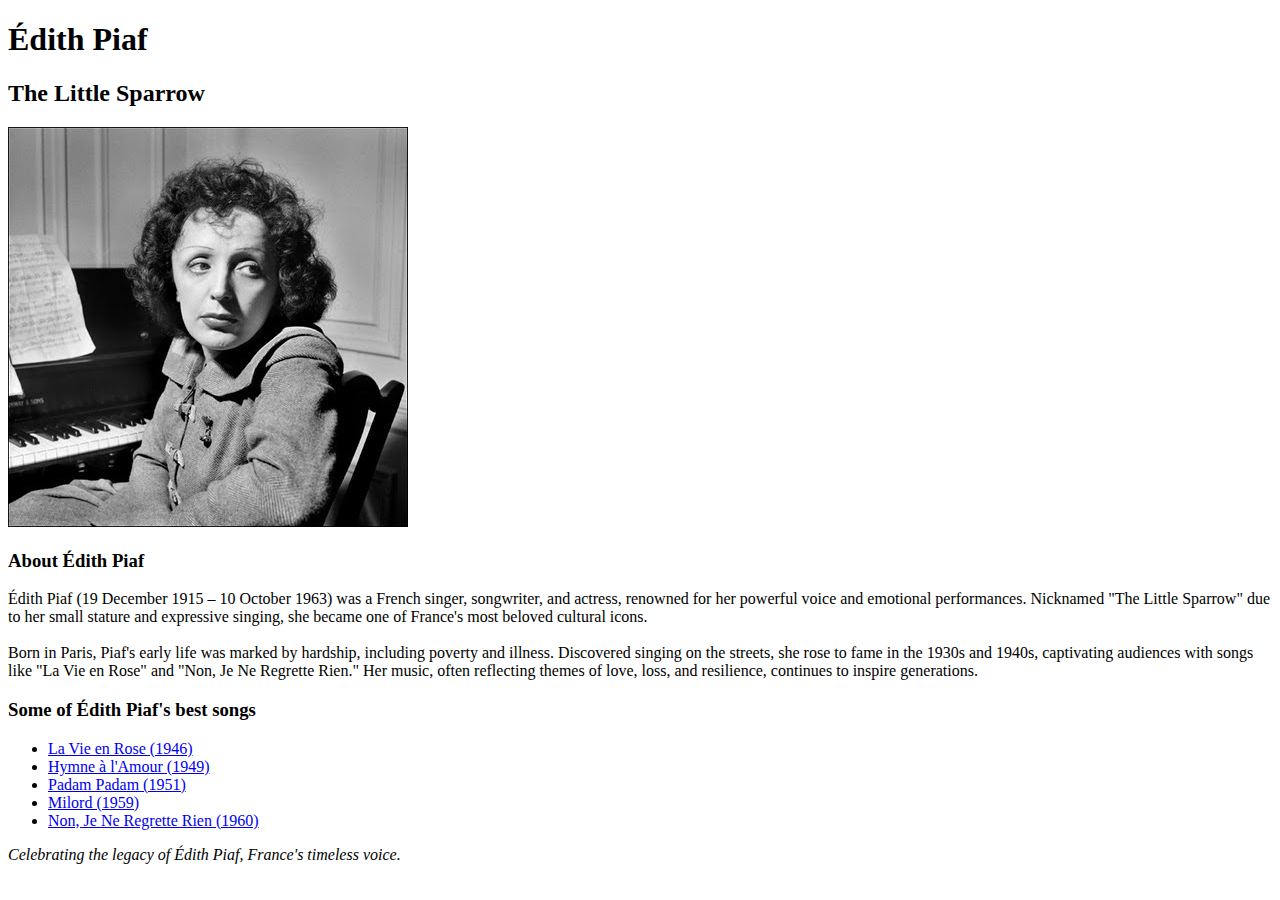
<file: first-website/index.html>
<!-- @format -->

<!DOCTYPE html>
<html lang="en-US">
  <head>
    <meta charset="UTF-8" />
    <meta name="viewport" content="width=device-width" />
    <title>Édith Piaf - The Little Sparrow</title>
  </head>
  <body>
    <!-- Biography Section -->
    <header>
      <h1>Édith Piaf</h1>
      <h2>The Little Sparrow</h2>
      <img alt="Édith Piaf" src="./images/edith-piaf.jpg" />
    </header>
    <main>
      <section>
        <h3>About Édith Piaf</h3>
        <p>
          Édith Piaf (19 December 1915 – 10 October 1963) was a French singer,
          songwriter, and actress, renowned for her powerful voice and emotional
          performances. Nicknamed "The Little Sparrow" due to her small stature
          and expressive singing, she became one of France's most beloved
          cultural icons.
          <br />
          <br />
          Born in Paris, Piaf's early life was marked by hardship, including
          poverty and illness. Discovered singing on the streets, she rose to
          fame in the 1930s and 1940s, captivating audiences with songs like "La
          Vie en Rose" and "Non, Je Ne Regrette Rien." Her music, often
          reflecting themes of love, loss, and resilience, continues to inspire
          generations.
        </p>
      </section>

      <!-- Notable Songs Section -->
      <section>
        <h3>Some of Édith Piaf's best songs</h3>
        <ul>
          <li>
            <a
              href="https://www.youtube.com/watch?v=rzeLynj1GYM"
              rel="noopener"
              target="_blank"
              >La Vie en Rose (1946)</a
            >
          </li>
          <li>
            <a
              href="https://www.youtube.com/watch?v=sgBldNsK-xw"
              rel="noopener"
              target="_blank"
              >Hymne à l'Amour (1949)</a
            >
          </li>
          <li>
            <a
              href="https://www.youtube.com/watch?v=xXqLj7X1WDU"
              rel="noopener"
              target="_blank"
              >Padam Padam (1951)</a
            >
          </li>
          <li>
            <a
              href="https://www.youtube.com/watch?v=nZcdI1u_9o8"
              rel="noopener"
              target="_blank"
              >Milord (1959)</a
            >
          </li>
          <li>
            <a
              href="https://www.youtube.com/watch?v=Q3Kvu6Kgp88"
              rel="noopener"
              target="_blank"
              >Non, Je Ne Regrette Rien (1960)</a
            >
          </li>
        </ul>
      </section>
    </main>

    <!-- Footer Section -->
    <footer>
      <p>
        <i>Celebrating the legacy of Édith Piaf, France's timeless voice.</i>
      </p>
    </footer>
  </body>
</html>
</file>
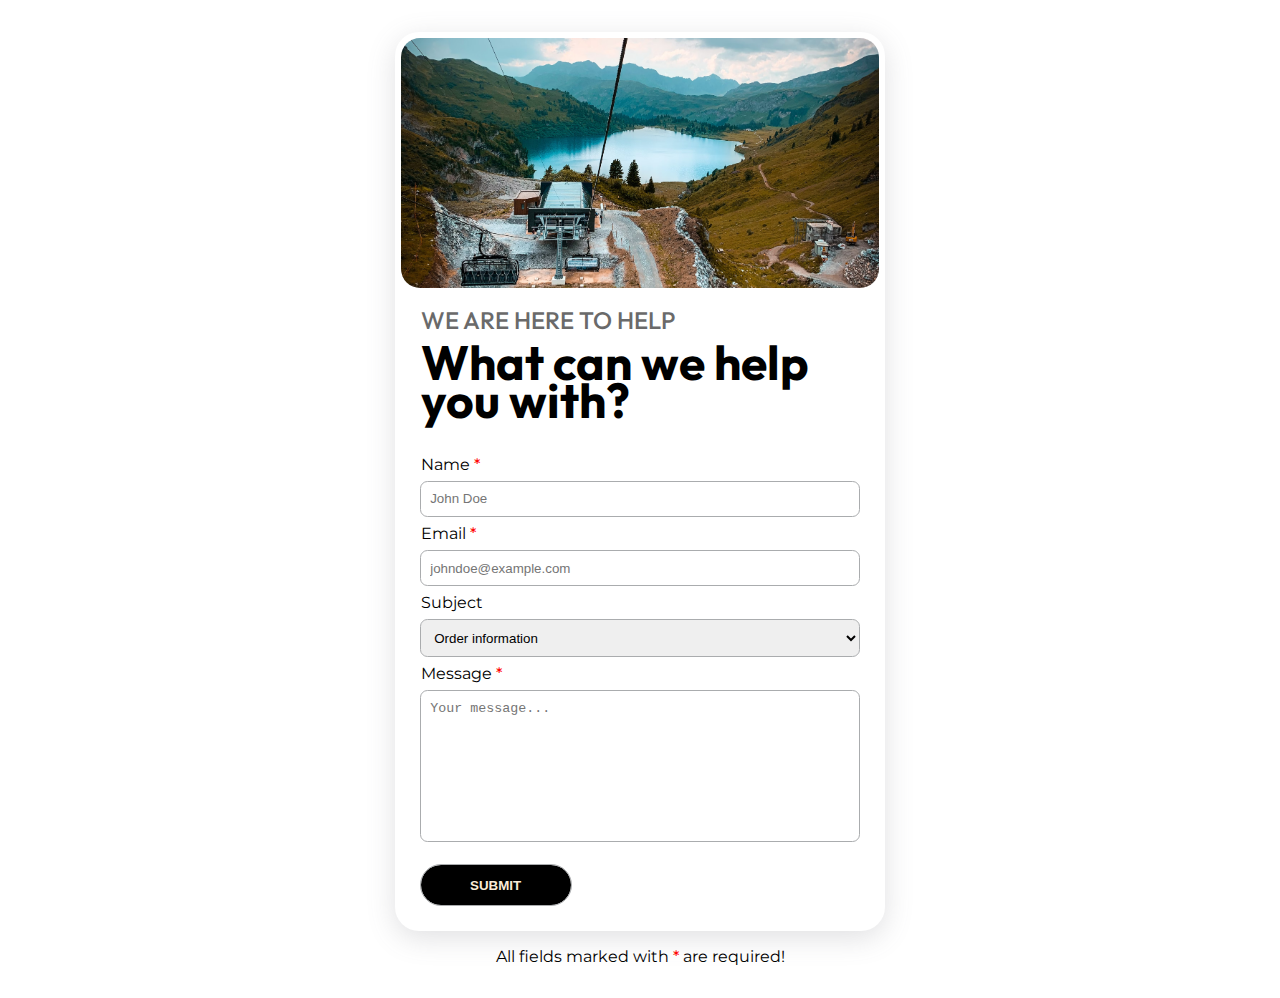
<file: html-forms/index.html>
<!-- @format -->

<!DOCTYPE html>
<html lang="en">
  <head>
    <meta charset="UTF-8" />
    <meta name="viewport" content="width=device-width, initial-scale=1.0" />
    <link rel="stylesheet" href="./css/style.css" />
    <title>Abrahyve - Contact</title>
  </head>
  <body>
    <main>
      <section class="contact-card">
        <!-- Image at the top -->
        <div class="contact-card__image"></div>

        <!-- Heading -->
        <div class="heading">
          <h1 class="heading__title">What can we help you with?</h1>
          <h2 class="heading__subtitle">We are here to help</h2>
        </div>

        <!-- Contact form -->
        <form method="post" action="" class="form">
          <div class="form__item">
            <label for="name">Name <span class="required">*</span></label>
            <input
              class="form__input-field"
              type="text"
              id="name"
              name="user_name"
              required
              placeholder="John Doe"
            />
          </div>

          <div class="form__item">
            <label for="mail">Email <span class="required">*</span></label>
            <input
              class="form__input-field"
              type="email"
              id="mail"
              name="user_email"
              placeholder="johndoe@example.com"
              required
            />
          </div>

          <div class="form__item">
            <label for="subject">Subject</label>
            <select
              class="form__input-field"
              title="subject"
              id="subject"
              name="subject"
            >
              <option selected>Order information</option>
              <option>Support</option>
              <option>Other</option>
            </select>
          </div>

          <div class="form__item">
            <label for="msg">Message <span class="required">*</span></label>
            <textarea
              class="form__input-field form__message"
              id="msg"
              name="user_message"
              required
              placeholder="Your message..."
            ></textarea>
          </div>

          <div class="form__item">
            <button class="form__submit-btn" type="submit">Submit</button>
          </div>
        </form>
      </section>
    </main>

    <!-- Footer -->
    <footer class="footer">
      <p class="footer__text">
        All fields marked with <span class="required">*</span> are required!
      </p>
    </footer>
  </body>
</html>
</file>
<file: html-forms/css/style.css>
/** @format */

/** import **/
@import url("https://fonts.googleapis.com/css2?family=Montserrat:ital,wght@0,100..900;1,100..900&family=Outfit:wght@100..900&display=swap");

/** reset **/
html {
  box-sizing: border-box;
  font-size: 1rem;
}

*,
*:before,
*:after {
  box-sizing: inherit;
}

body,
h1,
h2,
h3,
h4,
h5,
h6,
p,
ol,
ul {
  margin: 0;
  padding: 0;
  font-weight: normal;
}

ol,
ul {
  list-style: none;
}

img {
  max-width: 100%;
  height: auto;
}

body {
  font-family: "Montserrat", sans-serif;
  font-optical-sizing: auto;
  font-style: normal;
  font-weight: 400;
}

h1,
h2,
h3,
h4,
h5,
h6 {
  font-family: "Outfit", sans-serif;
  font-style: normal;
}

body {
  align-items: center;
  display: flex;
  flex-direction: column;
  justify-content: center;
}

.contact-card {
  border-radius: 1.5rem;
  box-shadow: rgba(100, 100, 111, 0.2) 0px 7px 29px 0px;
  margin: 2rem auto 0;
  padding: 0.4rem;
}

.contact-card__image {
  height: 250px;
  background-image: url("../images/ambient-landscape.avif");
  background-position: center;
  background-size: cover;
  border-radius: 1.2rem;
  width: 100%;
}

.heading {
  display: flex;
  flex-direction: column-reverse;
  line-height: 0.8;
  padding: 0 1.2rem;
  margin-top: 1.4rem;
}

.heading__title {
  font-size: 3rem;
  font-weight: 700;
  margin-bottom: 1rem;
}

.heading__subtitle {
  color: rgb(106, 106, 106);
  font-size: 1.5rem;
  font-weight: 500;
  margin-bottom: 0.8rem;
  text-transform: uppercase;
}

.form {
  padding: 1.2rem;
}

.form__item {
  display: flex;
  flex-direction: column;
}

.form__input-field {
  border: none;
  border-radius: 0.4rem;
  margin: 0.5rem 0;
  padding: 0.6rem;
}

.form__input-field:active,
.form__input-field:focus,
.form__input-field:focus-visible {
  border-color: bisque;
  outline: 2px solid bisque;
}

.form__input-field,
.form__submit-btn {
  transition: all 0.2s ease-in-out;
  outline: 0.8px solid rgb(170, 172, 174);
}

.form__message {
  height: 150px;
  resize: none;
}

.form__submit-btn {
  background-color: black;
  border: none;
  border-radius: 2rem;
  color: antiquewhite;
  cursor: pointer;
  font-weight: 600;
  height: 40px;
  margin-top: 1rem;
  text-transform: uppercase;
  width: 150px;
}

.form__submit-btn:hover,
.form__submit-btn:active {
  background-color: rgb(96, 96, 96);
}

.footer {
  margin: 1rem auto 2rem;
}

.footer__text {
  text-align: center;
}

.required {
  color: red;
  font-weight: 500;
}

.contact-card,
.footer {
  max-width: 98%;
  width: 500px;
}
</file>
